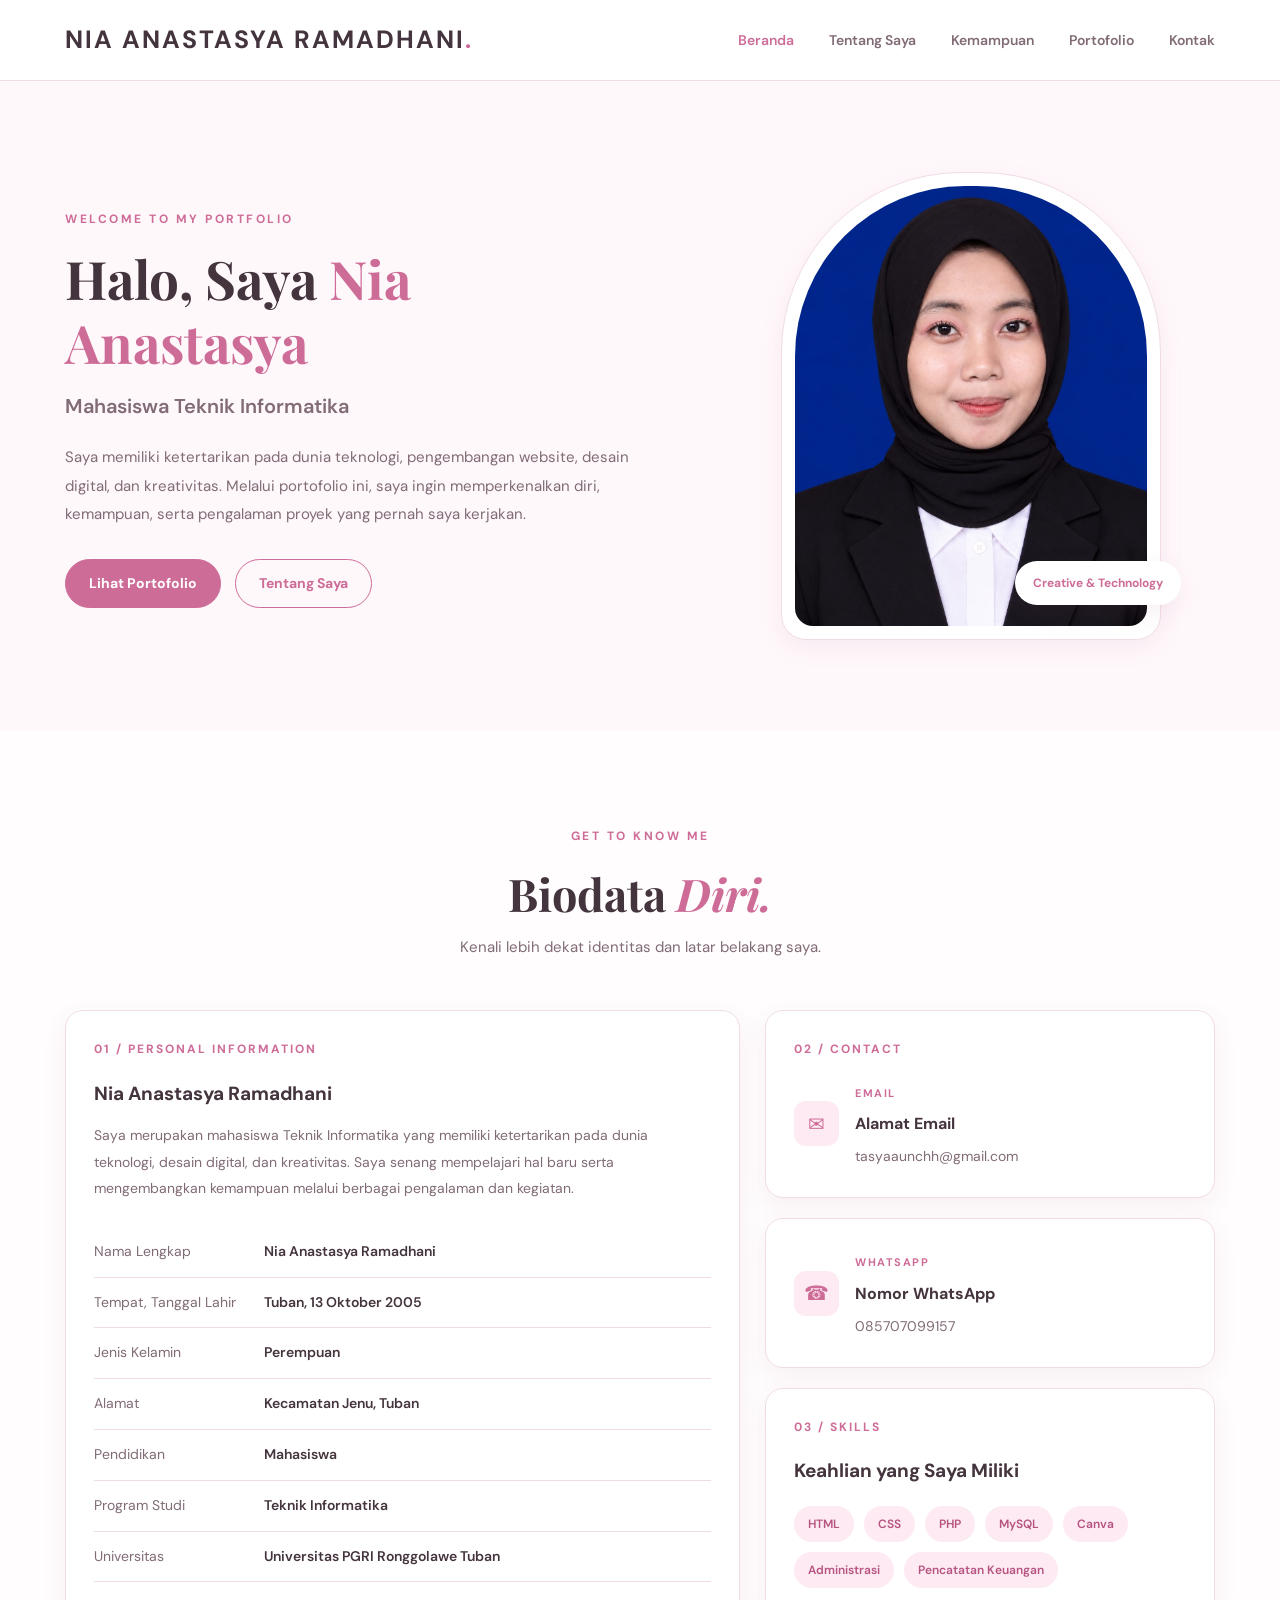
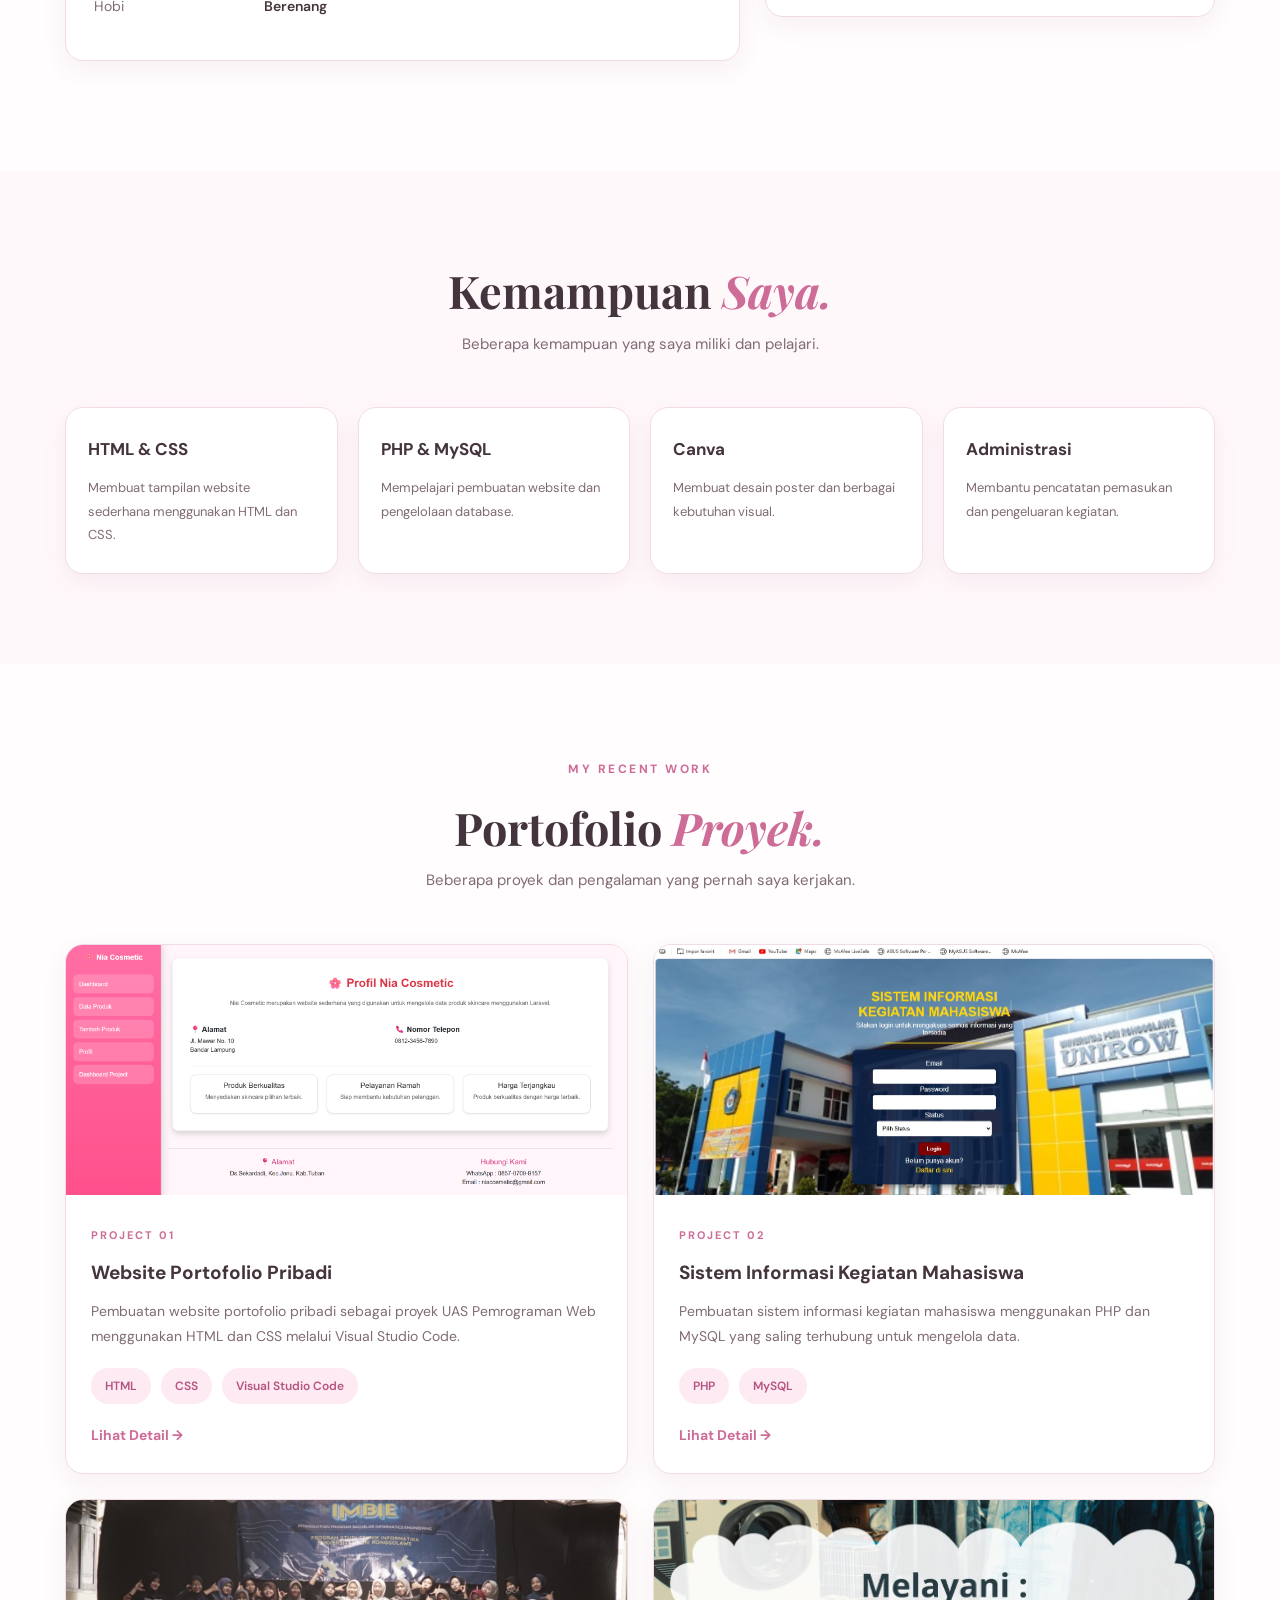
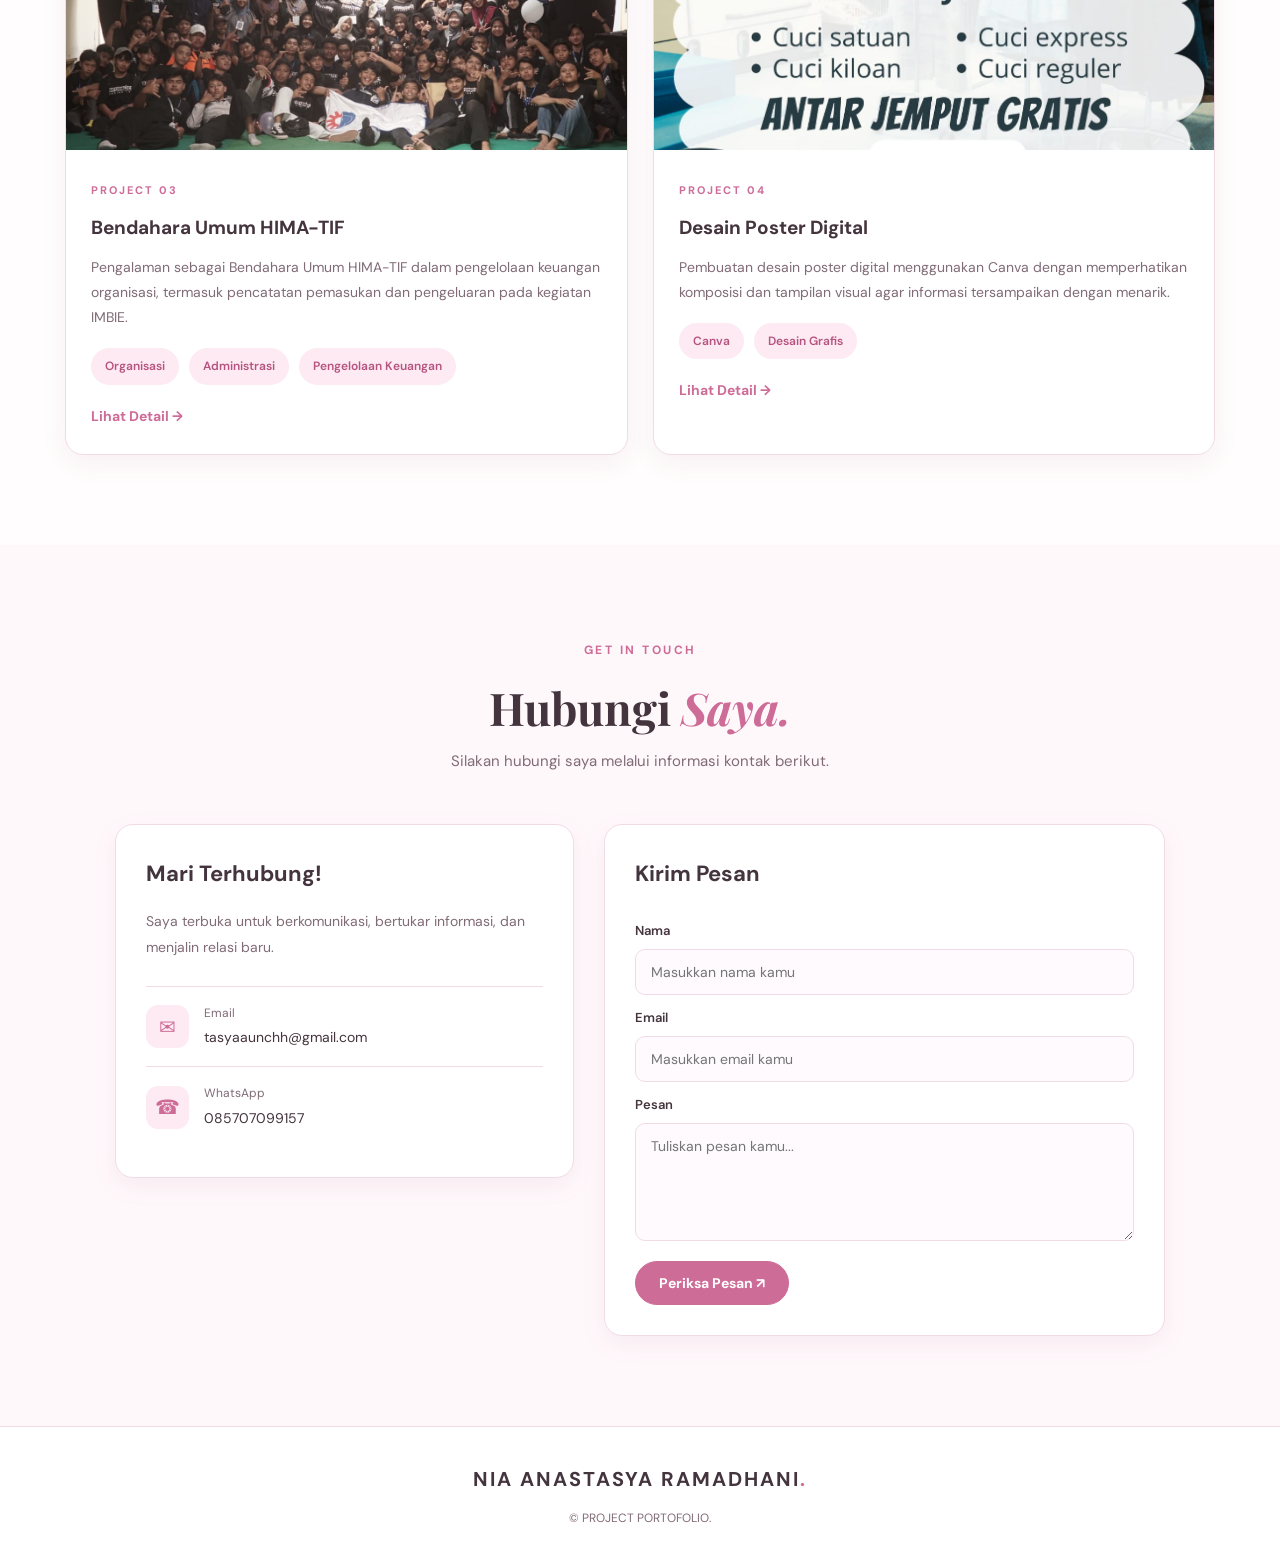
<file: index.html>
<!DOCTYPE html>
<html lang="id">
<head>
    <meta charset="UTF-8">
    <meta name="viewport" content="width=device-width, initial-scale=1.0">
    <meta name="description" content="Website portofolio pribadi Nia Anastasya Ramadhani, mahasiswa Teknik Informatika.">
    <title>Nia Anastasya | Portofolio</title>

    <link rel="preconnect" href="https://fonts.googleapis.com">
    <link rel="preconnect" href="https://fonts.gstatic.com" crossorigin>
    <link href="https://fonts.googleapis.com/css2?family=DM+Sans:wght@400;500;600;700&family=Playfair+Display:ital,wght@0,600;0,700;1,600;1,700&display=swap" rel="stylesheet">

    <link rel="stylesheet" href="style.css">
</head>
<body>

    <!-- NAVIGASI -->
    <header class="header">
        <nav class="navbar">
            <a href="#home" class="logo">NIA ANASTASYA RAMADHANI<span>.</span></a>

            <button class="menu-toggle" id="menuToggle" aria-label="Buka menu">
                ☰
            </button>

            <ul class="nav-links" id="navLinks">
                <li><a href="#home" class="nav-link active">Beranda</a></li>
                <li><a href="#about" class="nav-link">Tentang Saya</a></li>
                <li><a href="#skills" class="nav-link">Kemampuan</a></li>
                <li><a href="#portfolio" class="nav-link">Portofolio</a></li>
                <li><a href="#contact" class="nav-link">Kontak</a></li>
            </ul>
        </nav>
    </header>

    <main>

        <!-- BERANDA -->
        <section id="home" class="hero">
            <div class="hero-content reveal">
                <span class="hero-label">WELCOME TO MY PORTFOLIO</span>

                <h1>Halo, Saya <span>Nia Anastasya</span></h1>

                <h2>Mahasiswa Teknik Informatika</h2>

                <p>
                    Saya memiliki ketertarikan pada dunia teknologi,
                    pengembangan website, desain digital, dan kreativitas.
                    Melalui portofolio ini, saya ingin memperkenalkan diri,
                    kemampuan, serta pengalaman proyek yang pernah saya kerjakan.
                </p>

                <div class="hero-buttons">
                    <a href="#portfolio" class="btn btn-primary">Lihat Portofolio</a>
                    <a href="#about" class="btn btn-outline">Tentang Saya</a>
                </div>
            </div>

            <div class="hero-image reveal">
                <div class="image-frame">
                    <img src="images/profil.jpg" alt="Foto Nia Anastasya Ramadhani">
                </div>
                <div class="hero-decoration">Creative & Technology</div>
            </div>
        </section>

        <!-- BIODATA DIRI -->
        <section id="about" class="about-section">
            <div class="section-heading reveal">
                <span class="section-label">GET TO KNOW ME</span>
                <h2>Biodata <span>Diri.</span></h2>
                <p>Kenali lebih dekat identitas dan latar belakang saya.</p>
            </div>

            <div class="biodata-container">

                <!-- INFORMASI PRIBADI -->
                <div class="biodata-card biodata-main reveal">
                    <span class="biodata-number">01 / PERSONAL INFORMATION</span>

                    <h3>Nia Anastasya Ramadhani</h3>

                    <p class="biodata-intro">
                        Saya merupakan mahasiswa Teknik Informatika yang memiliki
                        ketertarikan pada dunia teknologi, desain digital, dan kreativitas. Saya senang mempelajari
                        hal baru serta mengembangkan kemampuan melalui berbagai
                        pengalaman dan kegiatan.
                    </p>

                    <div class="biodata-list">
                        <div class="biodata-item">
                            <span>Nama Lengkap</span>
                            <strong>Nia Anastasya Ramadhani</strong>
                        </div>

                        <div class="biodata-item">
                            <span>Tempat, Tanggal Lahir</span>
                            <strong>Tuban, 13 Oktober 2005</strong>
                        </div>

                        <div class="biodata-item">
                            <span>Jenis Kelamin</span>
                            <strong>Perempuan</strong>
                        </div>

                        <div class="biodata-item">
                            <span>Alamat</span>
                            <strong>Kecamatan Jenu, Tuban</strong>
                        </div>

                        <div class="biodata-item">
                            <span>Pendidikan</span>
                            <strong>Mahasiswa</strong>
                        </div>

                        <div class="biodata-item">
                            <span>Program Studi</span>
                            <strong>Teknik Informatika</strong>
                        </div>

                        <div class="biodata-item">
                            <span>Universitas</span>
                            <strong>Universitas PGRI Ronggolawe Tuban</strong>
                        </div>

                        <div class="biodata-item">
                            <span>Hobi</span>
                            <strong>Berenang</strong>
                        </div>
                    </div>
                </div>

                <!-- KONTAK DAN KEAHLIAN -->
                <div class="biodata-side">

                    <div class="biodata-card reveal">
                        <span class="biodata-number">02 / CONTACT</span>

                        <div class="biodata-contact">
                            <div class="biodata-icon">✉</div>
                            <div>
                                <span class="biodata-category">EMAIL</span>
                                <h3>Alamat Email</h3>
                                <a href="mailto:tasyaaunchh@gmail.com">
                                    tasyaaunchh@gmail.com
                                </a>
                            </div>
                        </div>
                    </div>

                    <div class="biodata-card reveal">
                        <div class="biodata-contact">
                            <div class="biodata-icon">☎</div>
                            <div>
                                <span class="biodata-category">WHATSAPP</span>
                                <h3>Nomor WhatsApp</h3>
                                <a href="https://wa.me/6285707099157" target="_blank">
                                    085707099157
                                </a>
                            </div>
                        </div>
                    </div>

                    <div class="biodata-card reveal">
                        <span class="biodata-number">03 / SKILLS</span>
                        <h3>Keahlian yang Saya Miliki</h3>

                        <div class="tag-list">
                            <span>HTML</span>
                            <span>CSS</span>
                            <span>PHP</span>
                            <span>MySQL</span>
                            <span>Canva</span>
                            <span>Administrasi</span>
                            <span>Pencatatan Keuangan</span>
                        </div>
                    </div>

                </div>
            </div>
        </section>

        
<!-- KEMAMPUAN -->
<section id="skills" class="skills-section">
    <div class="section-heading reveal">
        <h2>Kemampuan <span>Saya.</span></h2>
        <p>Beberapa kemampuan yang saya miliki dan pelajari.</p>
    </div>

    <div class="skills-container">

        <div class="skill-card reveal">
            <h3>HTML & CSS</h3>
            <p>Membuat tampilan website sederhana menggunakan HTML dan CSS.</p>
        </div>

        <div class="skill-card reveal">
            <h3>PHP & MySQL</h3>
            <p>Mempelajari pembuatan website dan pengelolaan database.</p>
        </div>

        <div class="skill-card reveal">
            <h3>Canva</h3>
            <p>Membuat desain poster dan berbagai kebutuhan visual.</p>
        </div>

        <div class="skill-card reveal">
            <h3>Administrasi</h3>
            <p>Membantu pencatatan pemasukan dan pengeluaran kegiatan.</p>
        </div>

    </div>
</section>


        <!-- PORTOFOLIO -->
        <section id="portfolio" class="portfolio-section">
            <div class="section-heading reveal">
                <span class="section-label">MY RECENT WORK</span>
                <h2>Portofolio <span>Proyek.</span></h2>
                <p>Beberapa proyek dan pengalaman yang pernah saya kerjakan.</p>
            </div>

            <div class="portfolio-container">

<article class="project-card reveal">
    <a href="projects/project1.html" class="project-image">
        <img src="images/project1.jpg"
             alt="Website Portofolio Pribadi"
             loading="lazy">
    </a>

    <div class="project-info">
        <span class="project-category">PROJECT 01</span>

        <h3>Website Portofolio Pribadi</h3>

        <p>
            Pembuatan website portofolio pribadi sebagai proyek
            UAS Pemrograman Web menggunakan HTML dan CSS
            melalui Visual Studio Code.
        </p>

        <div class="tag-list">
            <span>HTML</span>
            <span>CSS</span>
            <span>Visual Studio Code</span>
        </div>

        <a href="projects/project1.html" class="project-link">
            Lihat Detail →
        </a>
    </div>
</article>


              
<article class="project-card reveal">
    <a href="projects/project2.html" class="project-image">
        <img src="images/project2.jpg"
             alt="Sistem Informasi Kegiatan Mahasiswa"
             loading="lazy">
    </a>

    <div class="project-info">
        <span class="project-category">PROJECT 02</span>

        <h3>Sistem Informasi Kegiatan Mahasiswa</h3>

        <p>
            Pembuatan sistem informasi kegiatan mahasiswa
            menggunakan PHP dan MySQL yang saling terhubung
            untuk mengelola data.
        </p>

        <div class="tag-list">
            <span>PHP</span>
            <span>MySQL</span>
        </div>

        <a href="projects/project2.html" class="project-link">
            Lihat Detail →
        </a>
    </div>
</article>


               
<article class="project-card reveal">
    <a href="projects/project3.html" class="project-image">
        <img src="images/project3.jpg"
             alt="Pengalaman Bendahara Umum HIMA-TIF"
             loading="lazy">
    </a>

    <div class="project-info">
        <span class="project-category">PROJECT 03</span>

        <h3>Bendahara Umum HIMA-TIF</h3>

        <p>
            Pengalaman sebagai Bendahara Umum HIMA-TIF dalam
            pengelolaan keuangan organisasi, termasuk pencatatan
            pemasukan dan pengeluaran pada kegiatan IMBIE.
        </p>

        <div class="tag-list">
            <span>Organisasi</span>
            <span>Administrasi</span>
            <span>Pengelolaan Keuangan</span>
        </div>

        <a href="projects/project3.html" class="project-link">
            Lihat Detail →
        </a>
    </div>
</article>


                <article class="project-card reveal">
    <a href="projects/project4.html" class="project-image">
        <img src="images/project4.jpg"
             alt="Desain Poster Digital menggunakan Canva"
             loading="lazy">
    </a>

    <div class="project-info">
        <span class="project-category">PROJECT 04</span>

        <h3>Desain Poster Digital</h3>

        <p>
            Pembuatan desain poster digital menggunakan Canva
            dengan memperhatikan komposisi dan tampilan visual
            agar informasi tersampaikan dengan menarik.
        </p>

        <div class="tag-list">
            <span>Canva</span>
            <span>Desain Grafis</span>
        </div>

        <a href="projects/project4.html" class="project-link">
            Lihat Detail →
        </a>
    </div>
</article>

</div>
</section>
       
<!-- KONTAK -->
<section id="contact" class="contact-section">
    <div class="section-heading reveal">
        <span class="section-label">GET IN TOUCH</span>
        <h2>Hubungi <span>Saya.</span></h2>
        <p>Silakan hubungi saya melalui informasi kontak berikut.</p>
    </div>

    <div class="contact-container">

        <div class="contact-info reveal">
            <h3>Mari Terhubung!</h3>
            <p>Saya terbuka untuk berkomunikasi, bertukar informasi, dan menjalin relasi baru.</p>

            <div class="contact-item">
                <span>✉</span>
                <div>
                    <small>Email</small>
                    <a href="mailto:tasyaaunchh@gmail.com">tasyaaunchh@gmail.com</a>
                </div>
            </div>

            <div class="contact-item">
                <span>☎</span>
                <div>
                    <small>WhatsApp</small>
                    <a href="https://wa.me/6285707099157" target="_blank">085707099157</a>
                </div>
            </div>
        </div>

        <form class="contact-form reveal" id="contactForm">
            <h3>Kirim Pesan</h3>

            <label for="senderName">Nama</label>
            <input type="text" id="senderName" placeholder="Masukkan nama kamu" required>

            <label for="senderEmail">Email</label>
            <input type="email" id="senderEmail" placeholder="Masukkan email kamu" required>

            <label for="senderMessage">Pesan</label>
            <textarea id="senderMessage" rows="5" placeholder="Tuliskan pesan kamu..." required></textarea>

            <button type="submit" class="btn btn-primary">
                Periksa Pesan ↗
            </button>
        </form>

    </div>
</section>

    <!-- FOOTER -->
    <footer class="footer">
        <a href="#home" class="footer-logo">NIA ANASTASYA RAMADHANI<span>.</span></a>
        <p>© <span id="currentYear"></span> PROJECT PORTOFOLIO.</p>
    </footer>

    <button class="back-to-top" id="backToTop" aria-label="Kembali ke atas">
        ↑
    </button>

    <script src="script.js"></script>
</body>
</html>
</file>
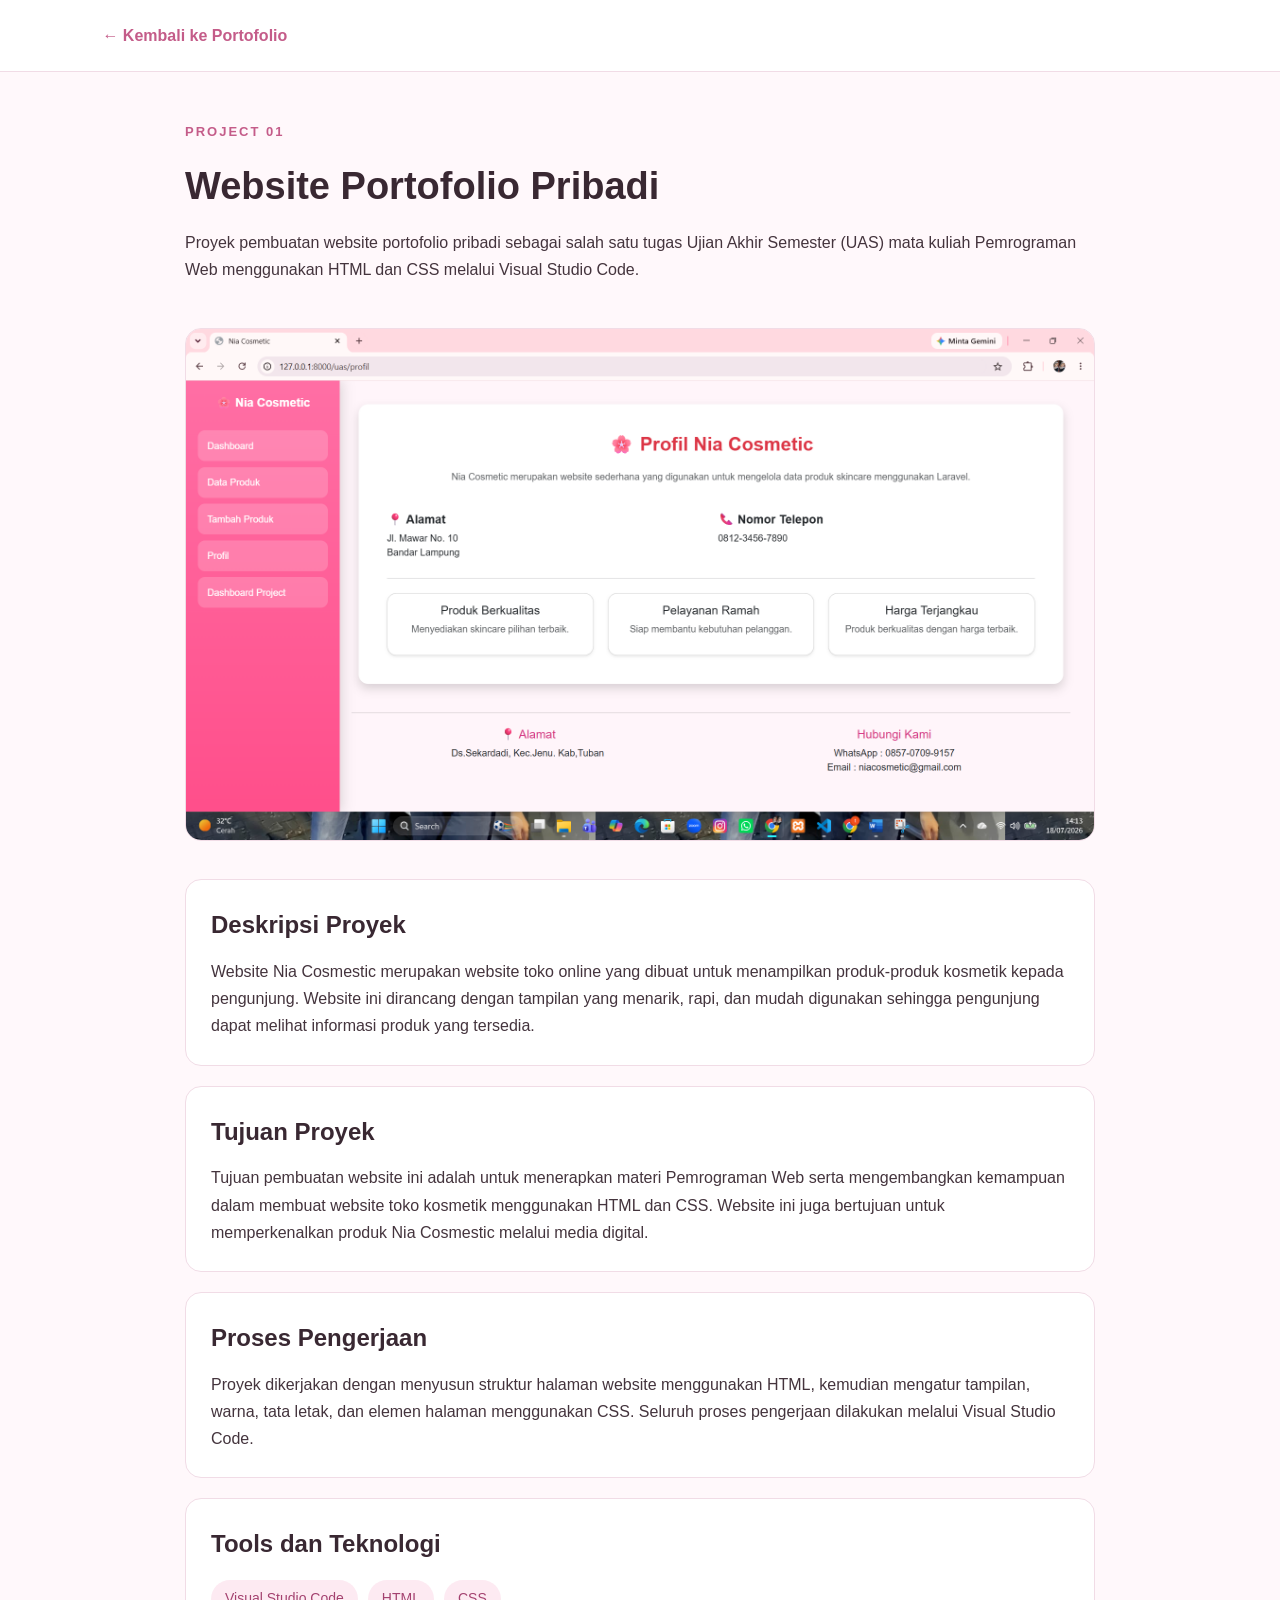
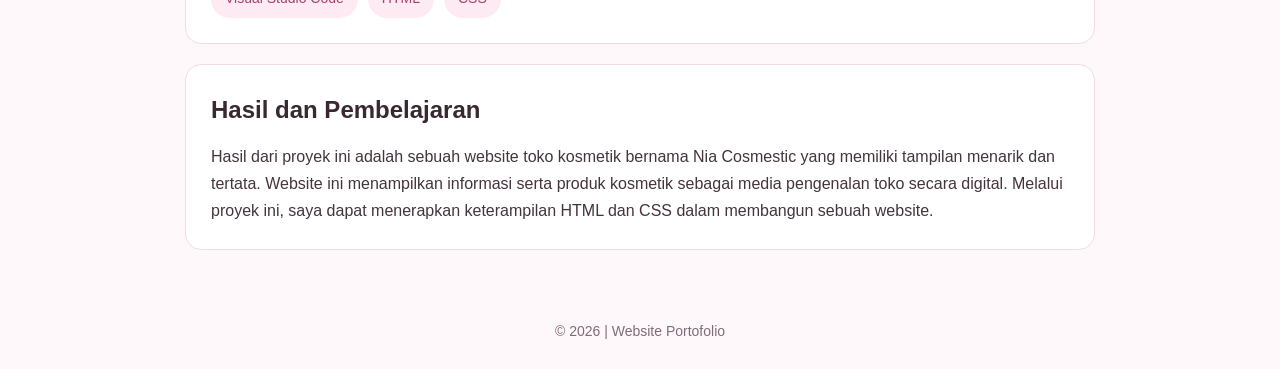
<file: projects/project1.html>
<!DOCTYPE html>
<html lang="id">
<head>
    <meta charset="UTF-8">
    <meta name="viewport" content="width=device-width, initial-scale=1.0">
    <meta name="description" content="Proyek website portofolio pribadi menggunakan HTML dan CSS melalui Visual Studio Code.">
    <title>Website Portofolio Pribadi | Project 1</title>

    <style>
        :root {
            --utama: #c45c89;
            --background: #fff8fb;
            --teks: #44343d;
            --border: #f1dce6;
        }

        * {
            margin: 0;
            padding: 0;
            box-sizing: border-box;
        }

        html {
            scroll-behavior: smooth;
        }

        body {
            font-family: Arial, sans-serif;
            background: var(--background);
            color: var(--teks);
            line-height: 1.7;
        }

        header {
            padding: 22px 8%;
            background: white;
            border-bottom: 1px solid var(--border);
        }

        header a {
            color: var(--utama);
            text-decoration: none;
            font-weight: bold;
        }

        main {
            max-width: 950px;
            margin: 45px auto;
            padding: 0 20px;
        }

        .label {
            color: var(--utama);
            font-weight: bold;
            text-transform: uppercase;
            letter-spacing: 2px;
            font-size: 13px;
        }

        h1 {
            font-size: 38px;
            margin: 10px 0;
            color: #392832;
        }

        h2 {
            color: #392832;
            margin-bottom: 12px;
        }

        .deskripsi {
            margin-bottom: 25px;
        }

        .gambar {
            width: 100%;
            border-radius: 16px;
            border: 1px solid var(--border);
            margin: 20px 0 30px;
        }

        .card {
            background: white;
            padding: 25px;
            border-radius: 16px;
            border: 1px solid var(--border);
            margin-bottom: 20px;
        }

        .tags {
            display: flex;
            flex-wrap: wrap;
            gap: 10px;
            margin-top: 15px;
        }

        .tag {
            background: #fdeaf2;
            color: #a44270;
            padding: 7px 14px;
            border-radius: 20px;
            font-size: 14px;
        }

        footer {
            text-align: center;
            padding: 25px;
            color: #806b76;
            font-size: 14px;
        }

        @media (max-width: 600px) {
            h1 {
                font-size: 29px;
            }

            .card {
                padding: 18px;
            }
        }
    </style>
</head>

<body>

<header>
    <a href="../index.html#portfolio">← Kembali ke Portofolio</a>
</header>

<main>
    <span class="label">Project 01</span>

    <h1>Website Portofolio Pribadi</h1>

    <p class="deskripsi">
        Proyek pembuatan website portofolio pribadi sebagai salah satu
        tugas Ujian Akhir Semester (UAS) mata kuliah Pemrograman Web
        menggunakan HTML dan CSS melalui Visual Studio Code.
    </p>

    <img src="../images/project1.jpg"
         alt="Tampilan website portofolio pribadi"
         class="gambar"
         loading="lazy">

    <section class="card">
        <h2>Deskripsi Proyek</h2>
        <p>
            Website Nia Cosmestic merupakan website toko online yang dibuat
            untuk menampilkan produk-produk kosmetik kepada pengunjung.
            Website ini dirancang dengan tampilan yang menarik, rapi,
            dan mudah digunakan sehingga pengunjung dapat melihat
            informasi produk yang tersedia.
        </p>
    </section>

    <section class="card">
        <h2>Tujuan Proyek</h2>
        <p>
            Tujuan pembuatan website ini adalah untuk menerapkan materi
            Pemrograman Web serta mengembangkan kemampuan dalam membuat
            website toko kosmetik menggunakan HTML dan CSS.
            Website ini juga bertujuan untuk memperkenalkan produk
            Nia Cosmestic melalui media digital.
    </p>
    </section>

    <section class="card">
        <h2>Proses Pengerjaan</h2>
        <p>
            Proyek dikerjakan dengan menyusun struktur halaman website
            menggunakan HTML, kemudian mengatur tampilan, warna,
            tata letak, dan elemen halaman menggunakan CSS.
            Seluruh proses pengerjaan dilakukan melalui Visual Studio Code.
        </p>
    </section>

    <section class="card">
        <h2>Tools dan Teknologi</h2>
        <div class="tags">
            <span class="tag">Visual Studio Code</span>
            <span class="tag">HTML</span>
            <span class="tag">CSS</span>
        </div>
    </section>

    <section class="card">
        <h2>Hasil dan Pembelajaran</h2>
        <p>
            Hasil dari proyek ini adalah sebuah website toko kosmetik
            bernama Nia Cosmestic yang memiliki tampilan menarik dan
            tertata. Website ini menampilkan informasi serta produk
            kosmetik sebagai media pengenalan toko secara digital.
            Melalui proyek ini, saya dapat menerapkan keterampilan
            HTML dan CSS dalam membangun sebuah website.
        </p>
    </section>
</main>

<footer>
    © 2026 | Website Portofolio
</footer>

</body>
</html>
</file>
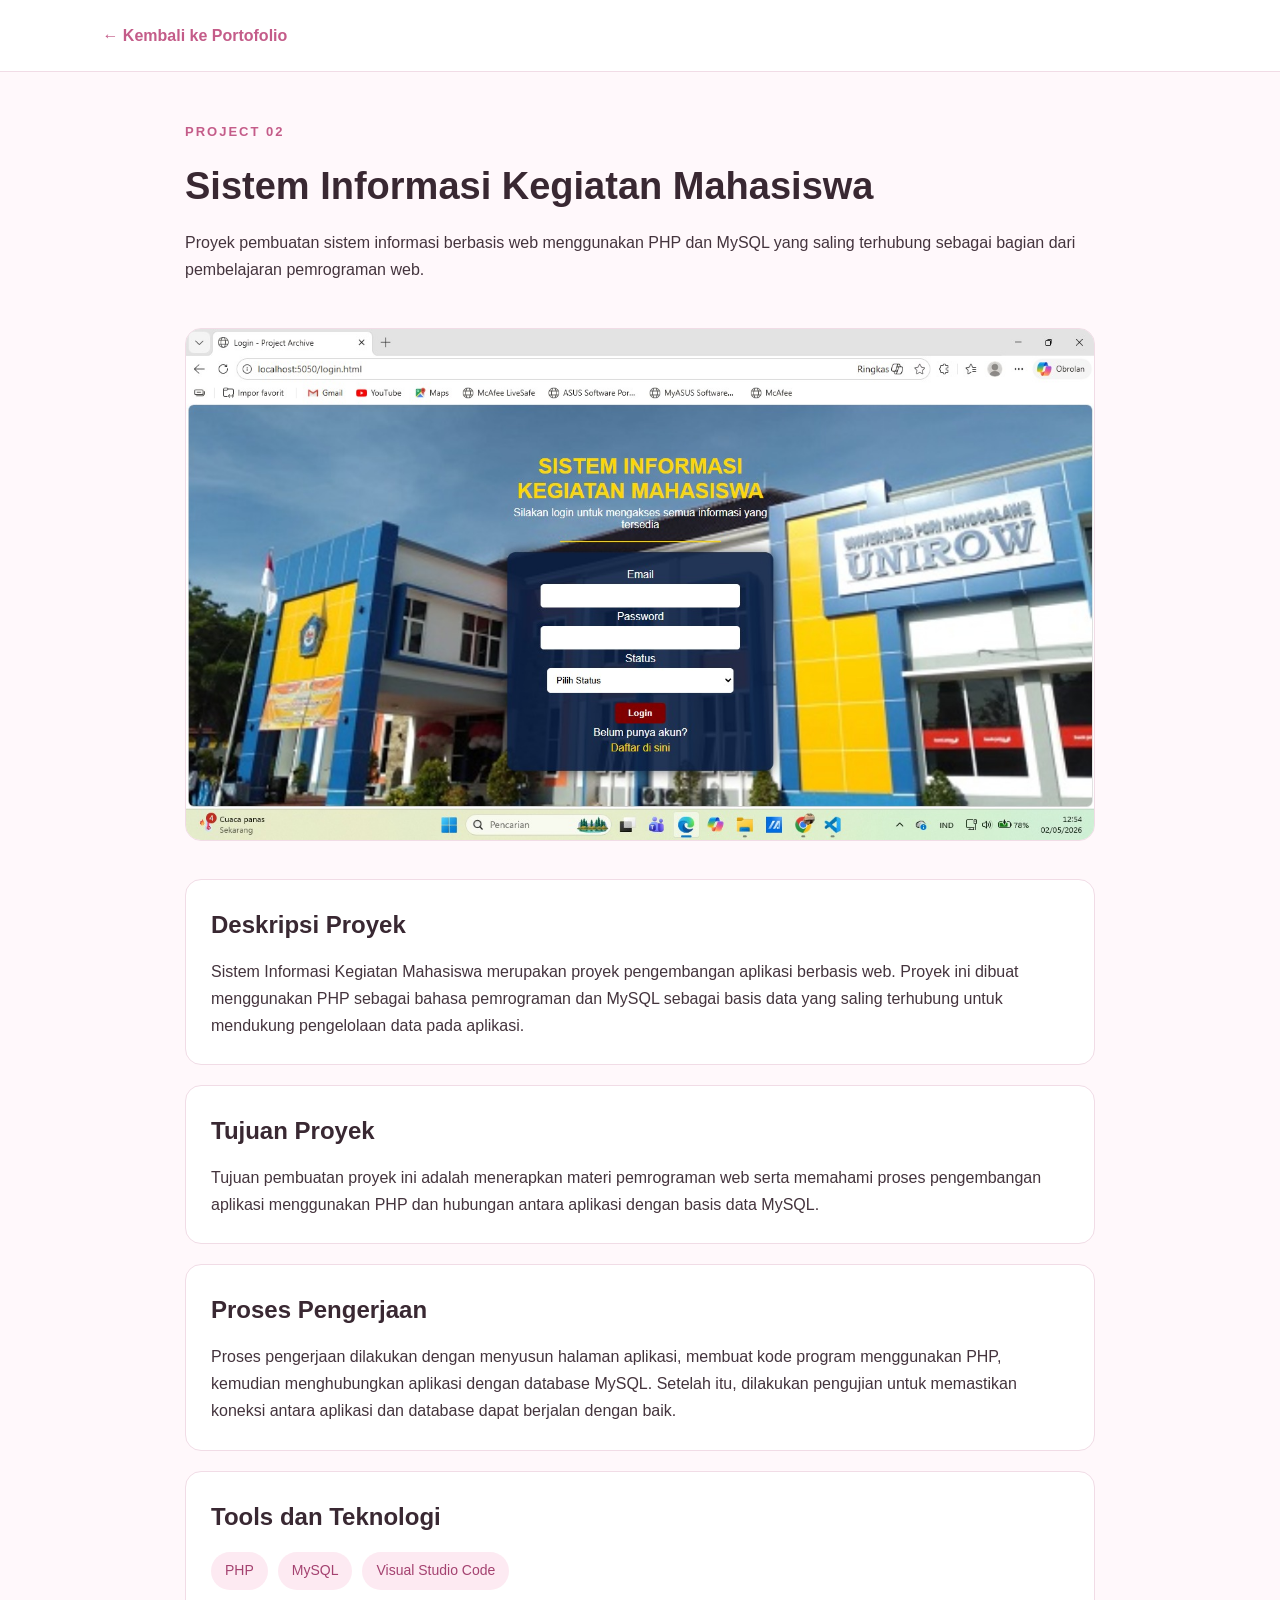
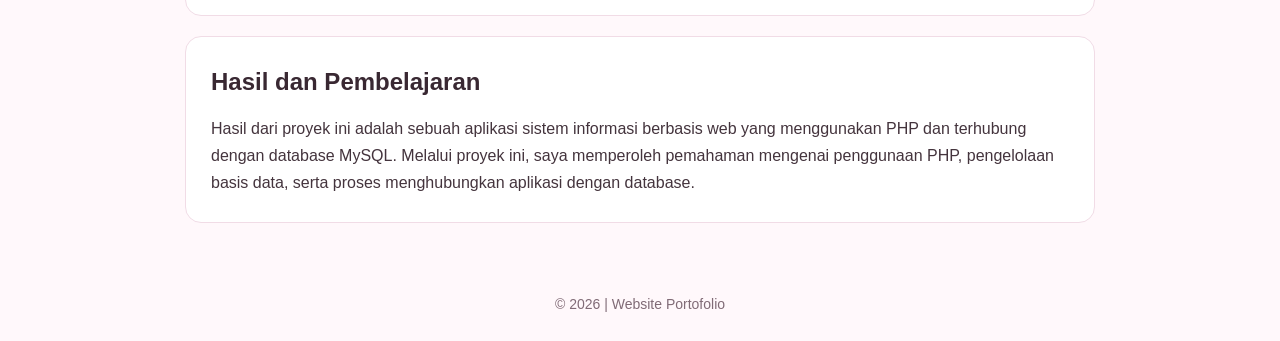
<file: projects/project2.html>
<!DOCTYPE html>
<html lang="id">
<head>
    <meta charset="UTF-8">
    <meta name="viewport" content="width=device-width, initial-scale=1.0">
    <meta name="description" content="Proyek Sistem Informasi Kegiatan Mahasiswa menggunakan PHP dan MySQL.">
    <title>Sistem Informasi Kegiatan Mahasiswa | Project 2</title>

    <style>
        :root {
            --utama: #c45c89;
            --background: #fff8fb;
            --teks: #44343d;
            --border: #f1dce6;
        }

        * {
            margin: 0;
            padding: 0;
            box-sizing: border-box;
        }

        html {
            scroll-behavior: smooth;
        }

        body {
            font-family: Arial, sans-serif;
            background: var(--background);
            color: var(--teks);
            line-height: 1.7;
        }

        header {
            padding: 22px 8%;
            background: white;
            border-bottom: 1px solid var(--border);
        }

        header a {
            color: var(--utama);
            text-decoration: none;
            font-weight: bold;
        }

        main {
            max-width: 950px;
            margin: 45px auto;
            padding: 0 20px;
        }

        .label {
            color: var(--utama);
            font-weight: bold;
            text-transform: uppercase;
            letter-spacing: 2px;
            font-size: 13px;
        }

        h1 {
            font-size: 38px;
            margin: 10px 0;
            color: #392832;
        }

        h2 {
            color: #392832;
            margin-bottom: 12px;
        }

        .deskripsi {
            margin-bottom: 25px;
        }

        .gambar {
            width: 100%;
            border-radius: 16px;
            border: 1px solid var(--border);
            margin: 20px 0 30px;
        }

        .card {
            background: white;
            padding: 25px;
            border-radius: 16px;
            border: 1px solid var(--border);
            margin-bottom: 20px;
        }

        .tags {
            display: flex;
            flex-wrap: wrap;
            gap: 10px;
            margin-top: 15px;
        }

        .tag {
            background: #fdeaf2;
            color: #a44270;
            padding: 7px 14px;
            border-radius: 20px;
            font-size: 14px;
        }

        footer {
            text-align: center;
            padding: 25px;
            color: #806b76;
            font-size: 14px;
        }

        @media (max-width: 600px) {
            h1 {
                font-size: 29px;
            }

            .card {
                padding: 18px;
            }
        }
    </style>
</head>

<body>

<header>
    <a href="../index.html#portfolio">← Kembali ke Portofolio</a>
</header>

<main>
    <span class="label">Project 02</span>

    <h1>Sistem Informasi Kegiatan Mahasiswa</h1>

    <p class="deskripsi">
        Proyek pembuatan sistem informasi berbasis web
        menggunakan PHP dan MySQL yang saling terhubung
        sebagai bagian dari pembelajaran pemrograman web.
    </p>

    <img src="../images/project2.jpg"
         alt="Tampilan sistem informasi kegiatan mahasiswa"
         class="gambar"
         loading="lazy">

    <section class="card">
        <h2>Deskripsi Proyek</h2>
        <p>
            Sistem Informasi Kegiatan Mahasiswa merupakan proyek
            pengembangan aplikasi berbasis web. Proyek ini dibuat
            menggunakan PHP sebagai bahasa pemrograman dan MySQL
            sebagai basis data yang saling terhubung untuk
            mendukung pengelolaan data pada aplikasi.
        </p>
    </section>

    <section class="card">
        <h2>Tujuan Proyek</h2>
        <p>
            Tujuan pembuatan proyek ini adalah menerapkan materi
            pemrograman web serta memahami proses pengembangan
            aplikasi menggunakan PHP dan hubungan antara aplikasi
            dengan basis data MySQL.
        </p>
    </section>

    <section class="card">
        <h2>Proses Pengerjaan</h2>
        <p>
            Proses pengerjaan dilakukan dengan menyusun halaman
            aplikasi, membuat kode program menggunakan PHP,
            kemudian menghubungkan aplikasi dengan database
            MySQL. Setelah itu, dilakukan pengujian untuk
            memastikan koneksi antara aplikasi dan database
            dapat berjalan dengan baik.
        </p>
    </section>

    <section class="card">
        <h2>Tools dan Teknologi</h2>
        <div class="tags">
            <span class="tag">PHP</span>
            <span class="tag">MySQL</span>
            <span class="tag">Visual Studio Code</span>
        </div>
    </section>

    <section class="card">
        <h2>Hasil dan Pembelajaran</h2>
        <p>
            Hasil dari proyek ini adalah sebuah aplikasi sistem
            informasi berbasis web yang menggunakan PHP dan
            terhubung dengan database MySQL. Melalui proyek ini,
            saya memperoleh pemahaman mengenai penggunaan PHP,
            pengelolaan basis data, serta proses menghubungkan
            aplikasi dengan database.
        </p>
    </section>
</main>

<footer>
    © 2026 | Website Portofolio
</footer>

</body>
</html>
</file>
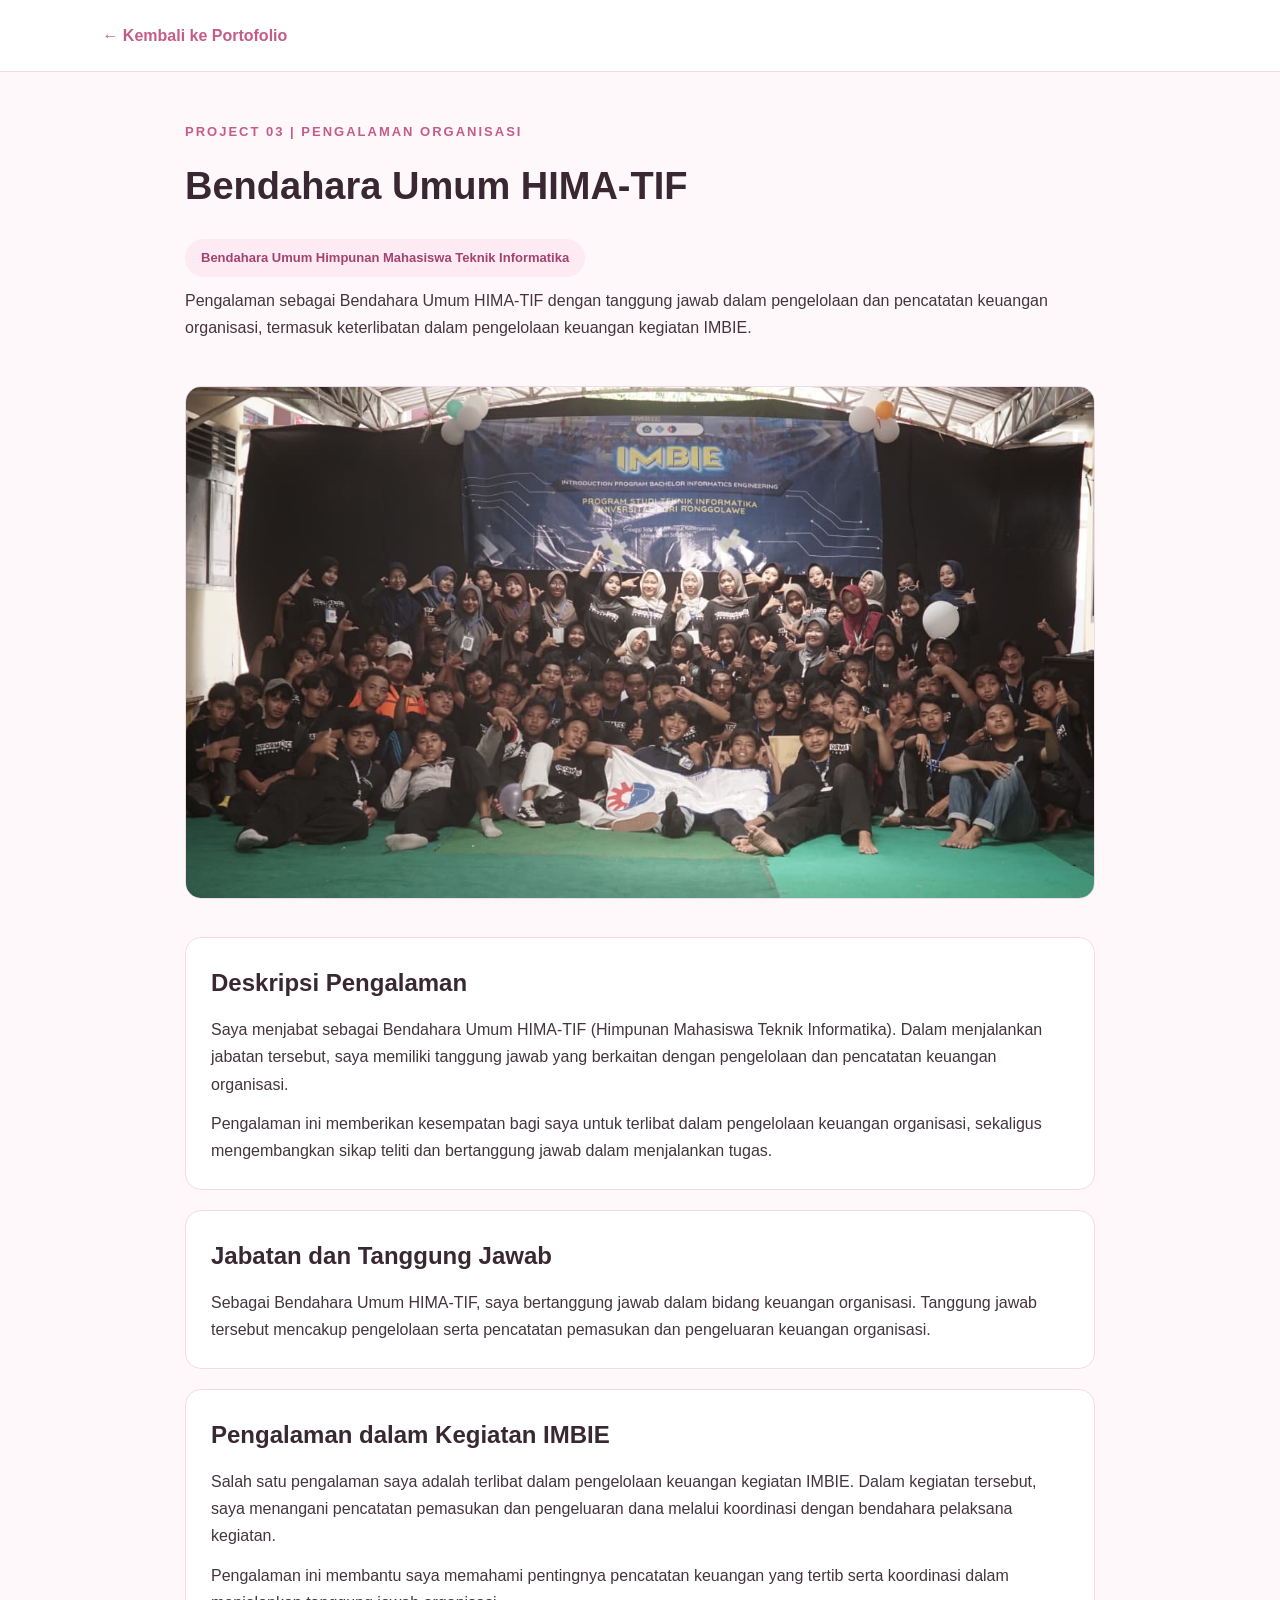
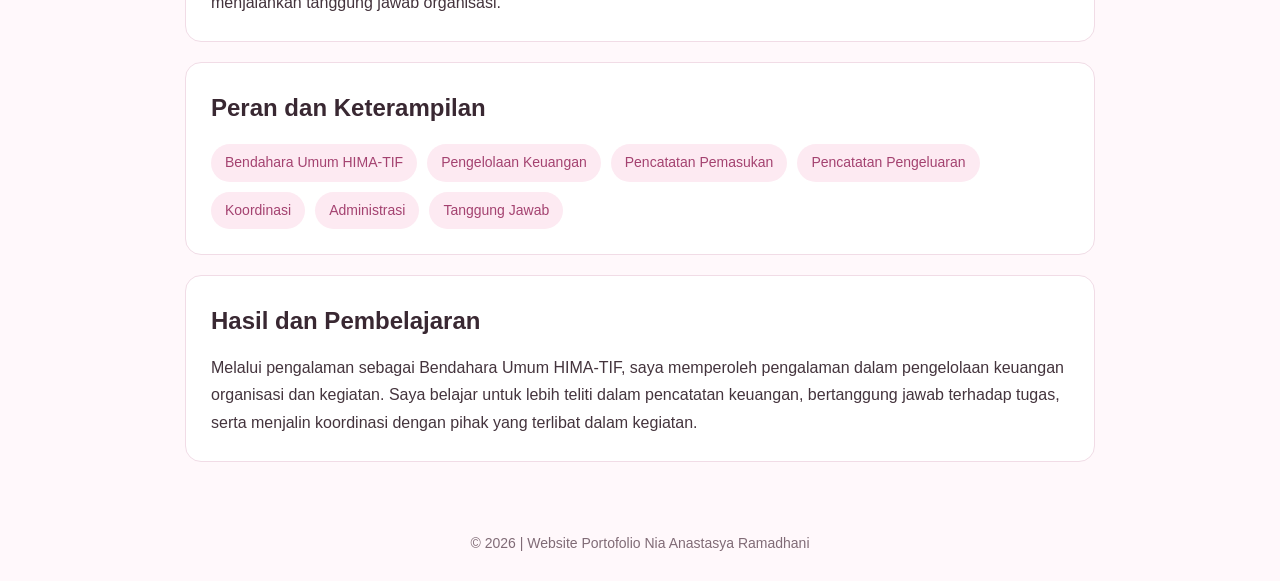
<file: projects/project3.html>
<!DOCTYPE html>
<html lang="id">
<head>
    <meta charset="UTF-8">
    <meta name="viewport" content="width=device-width, initial-scale=1.0">
    <meta name="description" content="Pengalaman sebagai Bendahara Umum HIMA-TIF dalam pengelolaan keuangan organisasi dan kegiatan IMBIE.">
    <title>Bendahara Umum HIMA-TIF | Project 3</title>

    <style>
        :root {
            --utama: #c45c89;
            --background: #fff8fb;
            --teks: #44343d;
            --border: #f1dce6;
        }

        * {
            margin: 0;
            padding: 0;
            box-sizing: border-box;
        }

        html {
            scroll-behavior: smooth;
        }

        body {
            font-family: Arial, sans-serif;
            background: var(--background);
            color: var(--teks);
            line-height: 1.7;
        }

        header {
            padding: 22px 8%;
            background: white;
            border-bottom: 1px solid var(--border);
        }

        header a {
            color: var(--utama);
            text-decoration: none;
            font-weight: bold;
        }

        main {
            max-width: 950px;
            margin: 45px auto;
            padding: 0 20px;
        }

        .label {
            color: var(--utama);
            font-weight: bold;
            text-transform: uppercase;
            letter-spacing: 2px;
            font-size: 13px;
        }

        h1 {
            font-size: 38px;
            margin: 10px 0;
            color: #392832;
        }

        h2 {
            color: #392832;
            margin-bottom: 12px;
        }

        .deskripsi {
            margin-bottom: 25px;
        }

        .jabatan {
            display: inline-block;
            background: #fdeaf2;
            color: #a44270;
            padding: 8px 16px;
            border-radius: 20px;
            font-size: 13px;
            font-weight: bold;
            margin: 10px 0;
        }

        .gambar {
            width: 100%;
            border-radius: 16px;
            border: 1px solid var(--border);
            margin: 20px 0 30px;
        }

        .card {
            background: white;
            padding: 25px;
            border-radius: 16px;
            border: 1px solid var(--border);
            margin-bottom: 20px;
        }

        .card p + p {
            margin-top: 12px;
        }

        .tags {
            display: flex;
            flex-wrap: wrap;
            gap: 10px;
            margin-top: 15px;
        }

        .tag {
            background: #fdeaf2;
            color: #a44270;
            padding: 7px 14px;
            border-radius: 20px;
            font-size: 14px;
        }

        footer {
            text-align: center;
            padding: 25px;
            color: #806b76;
            font-size: 14px;
        }

        @media (max-width: 600px) {
            h1 {
                font-size: 29px;
            }

            .card {
                padding: 18px;
            }
        }
    </style>
</head>

<body>

<header>
    <a href="../index.html#portfolio">← Kembali ke Portofolio</a>
</header>

<main>

    <span class="label">Project 03 | Pengalaman Organisasi</span>

    <h1>Bendahara Umum HIMA-TIF</h1>

    <span class="jabatan">
        Bendahara Umum Himpunan Mahasiswa Teknik Informatika
    </span>

    <p class="deskripsi">
        Pengalaman sebagai Bendahara Umum HIMA-TIF dengan
        tanggung jawab dalam pengelolaan dan pencatatan
        keuangan organisasi, termasuk keterlibatan dalam
        pengelolaan keuangan kegiatan IMBIE.
    </p>

    <img src="../images/project3.jpg"
         alt="Dokumentasi kegiatan IMBIE HIMA-TIF"
         class="gambar"
         loading="lazy">

    <section class="card">
        <h2>Deskripsi Pengalaman</h2>

        <p>
            Saya menjabat sebagai Bendahara Umum HIMA-TIF
            (Himpunan Mahasiswa Teknik Informatika). Dalam
            menjalankan jabatan tersebut, saya memiliki
            tanggung jawab yang berkaitan dengan pengelolaan
            dan pencatatan keuangan organisasi.
        </p>

        <p>
            Pengalaman ini memberikan kesempatan bagi saya
            untuk terlibat dalam pengelolaan keuangan organisasi,
            sekaligus mengembangkan sikap teliti dan bertanggung
            jawab dalam menjalankan tugas.
        </p>
    </section>

    <section class="card">
        <h2>Jabatan dan Tanggung Jawab</h2>

        <p>
            Sebagai Bendahara Umum HIMA-TIF, saya bertanggung
            jawab dalam bidang keuangan organisasi. Tanggung
            jawab tersebut mencakup pengelolaan serta pencatatan
            pemasukan dan pengeluaran keuangan organisasi.
        </p>
    </section>

    <section class="card">
        <h2>Pengalaman dalam Kegiatan IMBIE</h2>

        <p>
            Salah satu pengalaman saya adalah terlibat dalam
            pengelolaan keuangan kegiatan IMBIE. Dalam kegiatan
            tersebut, saya menangani pencatatan pemasukan dan
            pengeluaran dana melalui koordinasi dengan
            bendahara pelaksana kegiatan.
        </p>

        <p>
            Pengalaman ini membantu saya memahami pentingnya
            pencatatan keuangan yang tertib serta koordinasi
            dalam menjalankan tanggung jawab organisasi.
        </p>
    </section>

    <section class="card">
        <h2>Peran dan Keterampilan</h2>

        <div class="tags">
            <span class="tag">Bendahara Umum HIMA-TIF</span>
            <span class="tag">Pengelolaan Keuangan</span>
            <span class="tag">Pencatatan Pemasukan</span>
            <span class="tag">Pencatatan Pengeluaran</span>
            <span class="tag">Koordinasi</span>
            <span class="tag">Administrasi</span>
            <span class="tag">Tanggung Jawab</span>
        </div>
    </section>

    <section class="card">
        <h2>Hasil dan Pembelajaran</h2>

        <p>
            Melalui pengalaman sebagai Bendahara Umum HIMA-TIF,
            saya memperoleh pengalaman dalam pengelolaan
            keuangan organisasi dan kegiatan. Saya belajar
            untuk lebih teliti dalam pencatatan keuangan,
            bertanggung jawab terhadap tugas, serta menjalin
            koordinasi dengan pihak yang terlibat dalam kegiatan.
        </p>
    </section>

</main>

<footer>
    © 2026 | Website Portofolio Nia Anastasya Ramadhani
</footer>

</body>
</html>
</file>
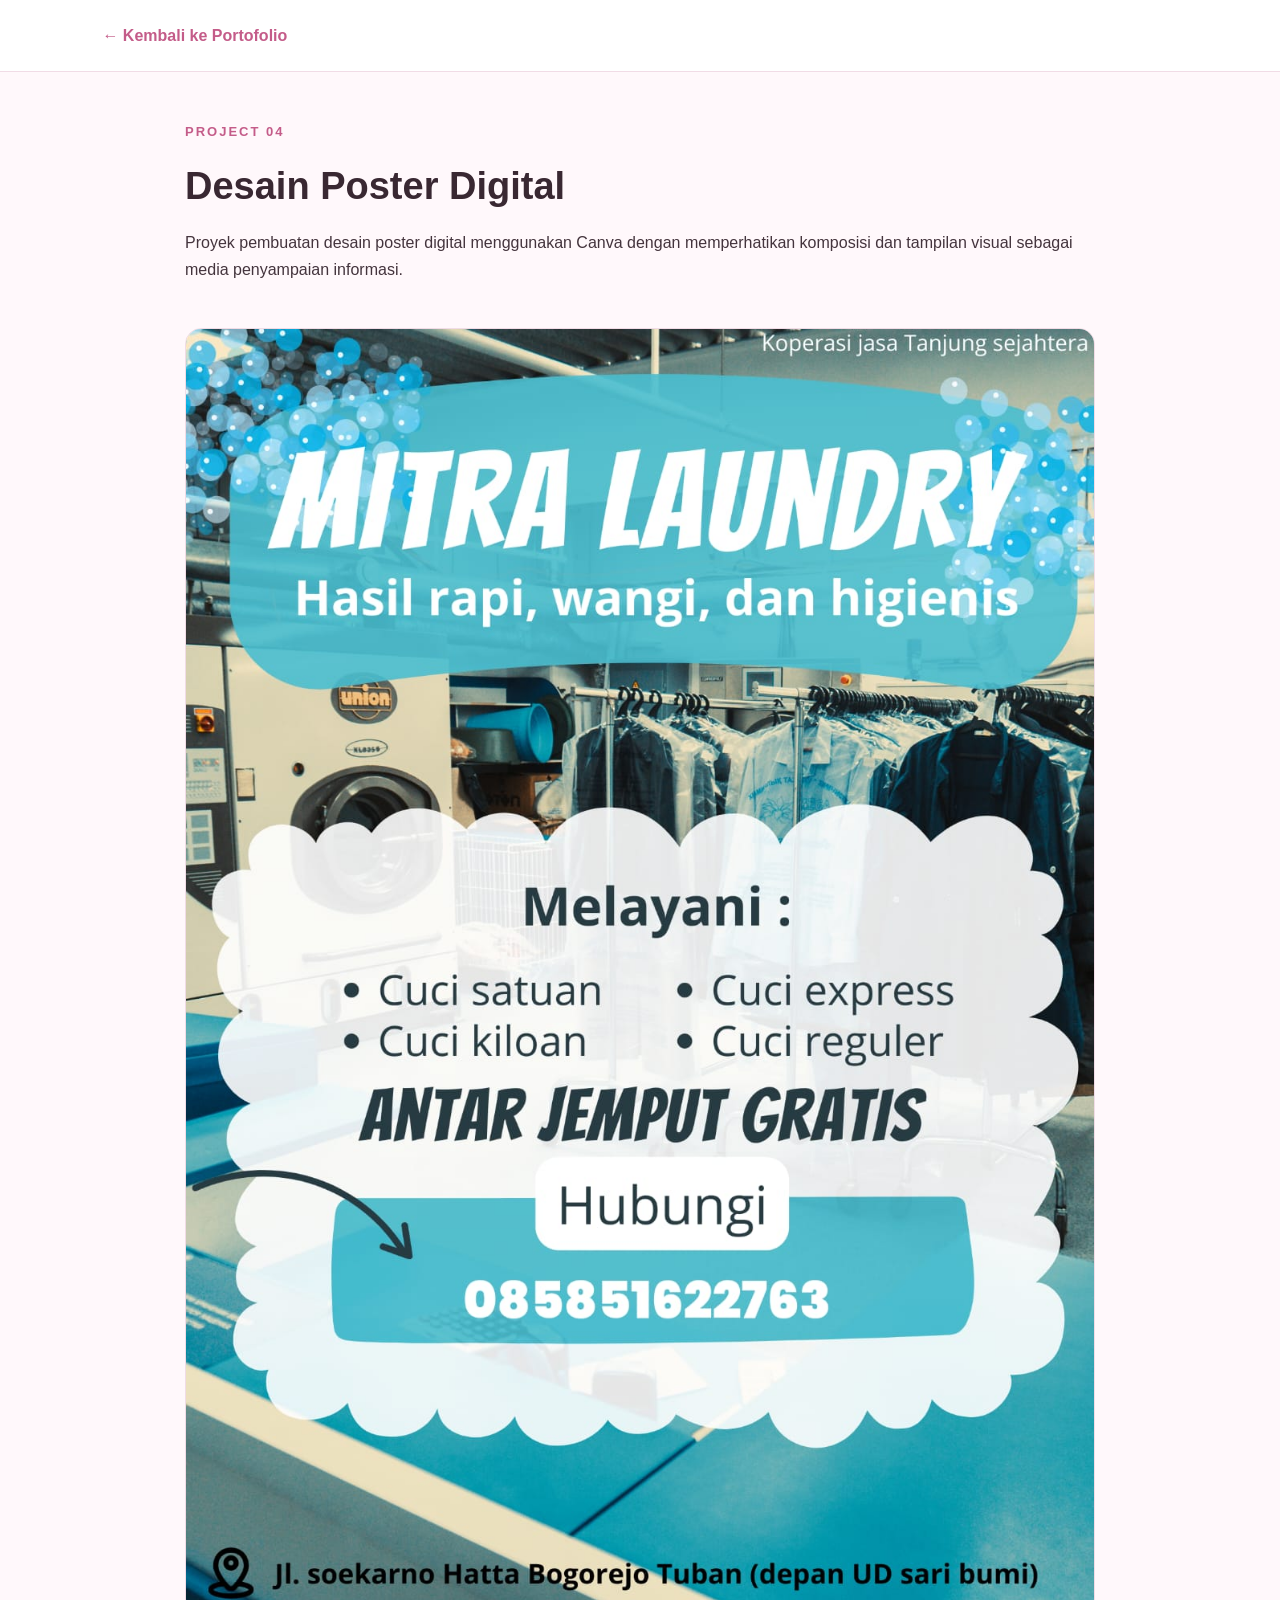
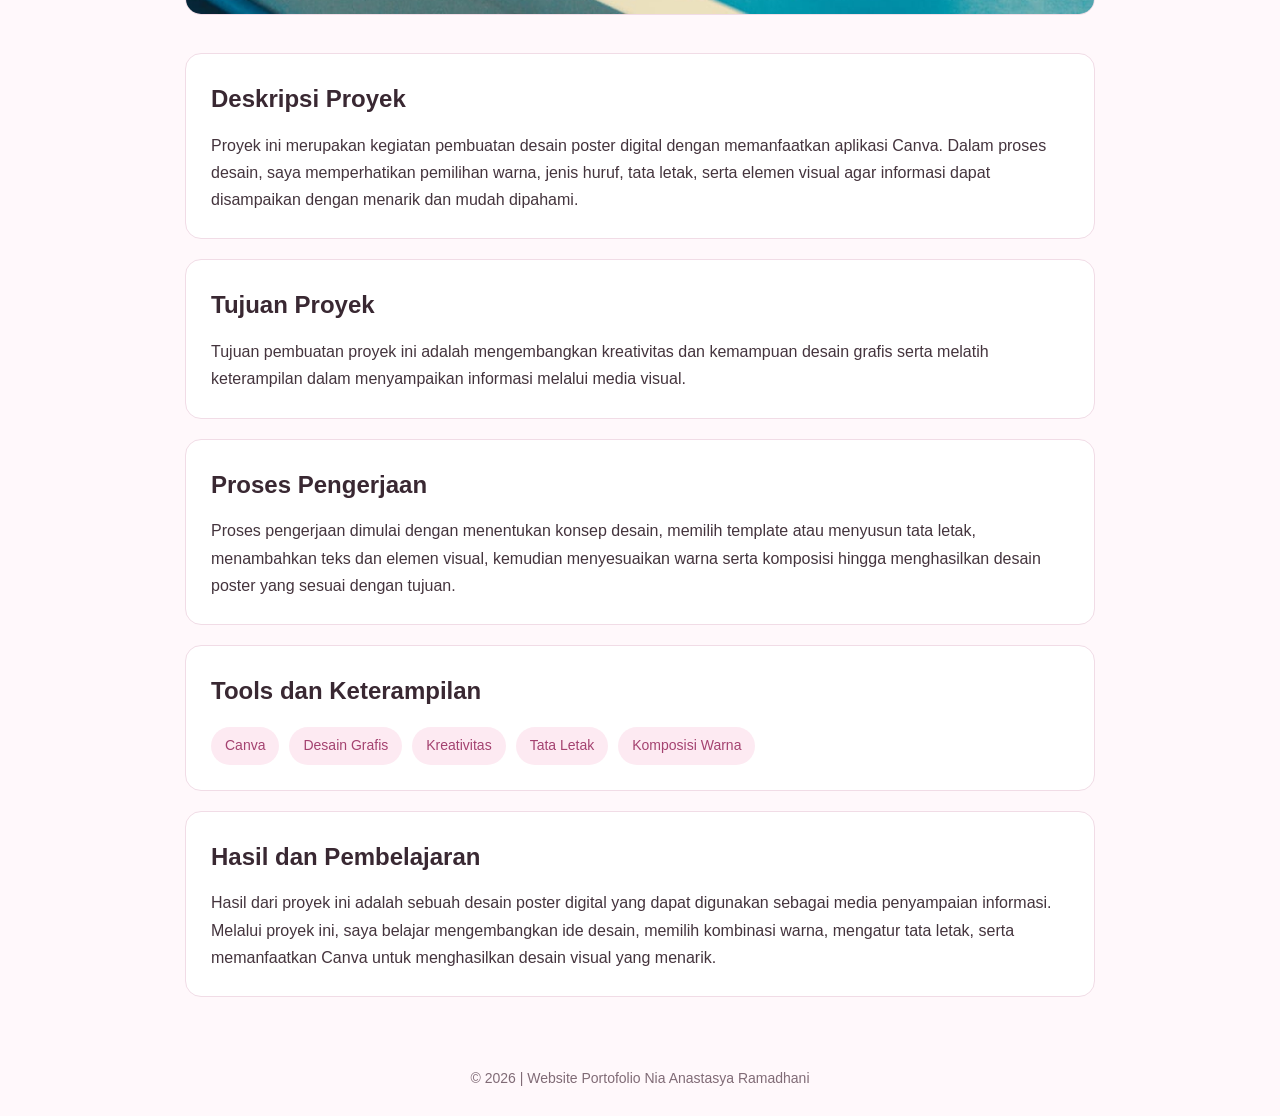
<file: projects/project4.html>
<!DOCTYPE html>
<html lang="id">
<head>
    <meta charset="UTF-8">
    <meta name="viewport" content="width=device-width, initial-scale=1.0">
    <meta name="description" content="Proyek desain poster digital menggunakan Canva sebagai media penyampaian informasi visual.">
    <title>Desain Poster Digital | Project 4</title>

    <style>
        :root {
            --utama: #c45c89;
            --background: #fff8fb;
            --teks: #44343d;
            --border: #f1dce6;
        }

        * {
            margin: 0;
            padding: 0;
            box-sizing: border-box;
        }

        html {
            scroll-behavior: smooth;
        }

        body {
            font-family: Arial, sans-serif;
            background: var(--background);
            color: var(--teks);
            line-height: 1.7;
        }

        header {
            padding: 22px 8%;
            background: white;
            border-bottom: 1px solid var(--border);
        }

        header a {
            color: var(--utama);
            text-decoration: none;
            font-weight: bold;
        }

        main {
            max-width: 950px;
            margin: 45px auto;
            padding: 0 20px;
        }

        .label {
            color: var(--utama);
            font-weight: bold;
            text-transform: uppercase;
            letter-spacing: 2px;
            font-size: 13px;
        }

        h1 {
            font-size: 38px;
            margin: 10px 0;
            color: #392832;
        }

        h2 {
            color: #392832;
            margin-bottom: 12px;
        }

        .deskripsi {
            margin-bottom: 25px;
        }

        .gambar {
            width: 100%;
            border-radius: 16px;
            border: 1px solid var(--border);
            margin: 20px 0 30px;
        }

        .card {
            background: white;
            padding: 25px;
            border-radius: 16px;
            border: 1px solid var(--border);
            margin-bottom: 20px;
        }

        .tags {
            display: flex;
            flex-wrap: wrap;
            gap: 10px;
            margin-top: 15px;
        }

        .tag {
            background: #fdeaf2;
            color: #a44270;
            padding: 7px 14px;
            border-radius: 20px;
            font-size: 14px;
        }

        footer {
            text-align: center;
            padding: 25px;
            color: #806b76;
            font-size: 14px;
        }

        @media (max-width: 600px) {
            h1 {
                font-size: 29px;
            }

            .card {
                padding: 18px;
            }
        }
    </style>
</head>

<body>

<header>
    <a href="../index.html#portfolio">← Kembali ke Portofolio</a>
</header>

<main>
    <span class="label">Project 04</span>

    <h1>Desain Poster Digital</h1>

    <p class="deskripsi">
        Proyek pembuatan desain poster digital menggunakan
        Canva dengan memperhatikan komposisi dan tampilan
        visual sebagai media penyampaian informasi.
    </p>

    <img src="../images/project4.jpg"
         alt="Hasil desain poster digital menggunakan Canva"
         class="gambar"
         loading="lazy">

    <section class="card">
        <h2>Deskripsi Proyek</h2>
        <p>
            Proyek ini merupakan kegiatan pembuatan desain poster
            digital dengan memanfaatkan aplikasi Canva. Dalam
            proses desain, saya memperhatikan pemilihan warna,
            jenis huruf, tata letak, serta elemen visual agar
            informasi dapat disampaikan dengan menarik dan
            mudah dipahami.
        </p>
    </section>

    <section class="card">
        <h2>Tujuan Proyek</h2>
        <p>
            Tujuan pembuatan proyek ini adalah mengembangkan
            kreativitas dan kemampuan desain grafis serta
            melatih keterampilan dalam menyampaikan informasi
            melalui media visual.
        </p>
    </section>

    <section class="card">
        <h2>Proses Pengerjaan</h2>
        <p>
            Proses pengerjaan dimulai dengan menentukan konsep
            desain, memilih template atau menyusun tata letak,
            menambahkan teks dan elemen visual, kemudian
            menyesuaikan warna serta komposisi hingga menghasilkan
            desain poster yang sesuai dengan tujuan.
        </p>
    </section>

    <section class="card">
        <h2>Tools dan Keterampilan</h2>

        <div class="tags">
            <span class="tag">Canva</span>
            <span class="tag">Desain Grafis</span>
            <span class="tag">Kreativitas</span>
            <span class="tag">Tata Letak</span>
            <span class="tag">Komposisi Warna</span>
        </div>
    </section>

    <section class="card">
        <h2>Hasil dan Pembelajaran</h2>
        <p>
            Hasil dari proyek ini adalah sebuah desain poster
            digital yang dapat digunakan sebagai media
            penyampaian informasi. Melalui proyek ini, saya
            belajar mengembangkan ide desain, memilih kombinasi
            warna, mengatur tata letak, serta memanfaatkan
            Canva untuk menghasilkan desain visual yang menarik.
        </p>
    </section>
</main>

<footer>
    © 2026 | Website Portofolio Nia Anastasya Ramadhani
</footer>

</body>
</html>
</file>
<file: style.css>
/* =====================================
   1. PENGATURAN UTAMA
===================================== */

:root {
    --pink: #ce6c98;
    --pink-dark: #b65380;
    --pink-light: #fdeaf2;
    --background: #fff8fb;
    --white: #ffffff;
    --text: #44343d;
    --text-light: #806b76;
    --border: #f1dce6;
    --heading-font: 'Playfair Display', serif;
    --body-font: 'DM Sans', sans-serif;
    --shadow: 0 8px 25px rgba(150, 80, 110, 0.08);
    --radius: 18px;
}

/* =====================================
   2. PENGATURAN DASAR
===================================== */

* {
    margin: 0;
    padding: 0;
    box-sizing: border-box;
    scroll-behavior: smooth;
}

body {
    font-family: var(--body-font);
    background: var(--background);
    color: var(--text);
    line-height: 1.7;
}

a {
    text-decoration: none;
    color: inherit;
}

img {
    max-width: 100%;
    display: block;
}

button,
input,
textarea {
    font-family: inherit;
}

section {
    scroll-margin-top: 85px;
}

/* =====================================
   3. NAVIGASI
===================================== */

.header {
    width: 100%;
    position: sticky;
    top: 0;
    z-index: 1000;
    background: rgba(255, 255, 255, 0.96);
    border-bottom: 1px solid var(--border);
    backdrop-filter: blur(12px);
}

.navbar {
    max-width: 1200px;
    min-height: 80px;
    margin: auto;
    padding: 0 25px;
    display: flex;
    align-items: center;
    justify-content: space-between;
}

.logo,
.footer-logo {
    font-size: 25px;
    font-weight: 700;
    letter-spacing: 2px;
    color: var(--text);
}

.logo span,
.footer-logo span {
    color: var(--pink);
}

.nav-links {
    display: flex;
    align-items: center;
    gap: 35px;
    list-style: none;
}

.nav-link {
    font-size: 14px;
    font-weight: 600;
    color: var(--text-light);
    transition: 0.3s;
}

.nav-link:hover,
.nav-link.active {
    color: var(--pink);
}

.menu-toggle {
    display: none;
    border: none;
    background: transparent;
    color: var(--text);
    font-size: 27px;
    cursor: pointer;
}

/* =====================================
   4. BERANDA / HERO
===================================== */

.hero {
    min-height: 650px;
    max-width: 1200px;
    margin: auto;
    padding: 90px 25px;
    display: grid;
    grid-template-columns: 1.1fr 0.9fr;
    align-items: center;
    gap: 65px;
}

.hero-label,
.section-label {
    display: inline-block;
    color: var(--pink);
    font-size: 12px;
    font-weight: 700;
    letter-spacing: 2.5px;
    margin-bottom: 18px;
}

.hero h1 {
    font-family: var(--heading-font);
    font-size: 53px;
    line-height: 1.2;
    margin-bottom: 15px;
}

.hero h1 span {
    color: var(--pink);
}

.hero h2 {
    font-size: 20px;
    color: var(--text-light);
    font-weight: 600;
    margin-bottom: 20px;
}

.hero-content > p {
    color: var(--text-light);
    max-width: 570px;
    font-size: 15px;
    line-height: 1.9;
}

.hero-buttons {
    display: flex;
    flex-wrap: wrap;
    gap: 14px;
    margin-top: 30px;
}

.btn {
    display: inline-flex;
    justify-content: center;
    align-items: center;
    padding: 12px 23px;
    border-radius: 30px;
    font-size: 14px;
    font-weight: 700;
    cursor: pointer;
    transition: 0.3s;
}

.btn-primary {
    color: var(--white);
    background: var(--pink);
    border: 1px solid var(--pink);
}

.btn-primary:hover {
    background: var(--pink-dark);
    transform: translateY(-3px);
}

.btn-outline {
    color: var(--pink);
    border: 1px solid var(--pink);
    background: transparent;
}

.btn-outline:hover {
    background: var(--pink-light);
}

.hero-image {
    position: relative;
    max-width: 380px;
    width: 100%;
    margin: auto;
}

.image-frame {
    padding: 13px;
    background: var(--white);
    border: 1px solid var(--border);
    border-radius: 180px 180px 25px 25px;
    box-shadow: var(--shadow);
}

.image-frame img {
    width: 100%;
    height: 440px;
    object-fit: cover;
    object-position: center;
    border-radius: 170px 170px 18px 18px;
}

.hero-decoration {
    position: absolute;
    right: -20px;
    bottom: 35px;
    padding: 12px 18px;
    background: var(--white);
    color: var(--pink);
    border-radius: 30px;
    box-shadow: var(--shadow);
    font-size: 12px;
    font-weight: 700;
}

/* =====================================
   5. JUDUL SETIAP BAGIAN
===================================== */

.section-heading {
    text-align: center;
    margin-bottom: 50px;
}

.section-heading h2 {
    font-family: var(--heading-font);
    font-size: 45px;
    line-height: 1.3;
    color: var(--text);
    margin-bottom: 12px;
}

.section-heading h2 span {
    color: var(--pink);
    font-style: italic;
}

.section-heading p {
    color: var(--text-light);
    font-size: 15px;
}

/* =====================================
   6. BIODATA DIRI
===================================== */

.about-section {
    padding: 90px 25px;
    background: #fffdfd;
}

.biodata-container {
    max-width: 1150px;
    margin: auto;
    display: grid;
    grid-template-columns: 1.2fr 0.8fr;
    gap: 25px;
    align-items: start;
}

.biodata-card {
    padding: 28px;
    background: var(--white);
    border: 1px solid var(--border);
    border-radius: var(--radius);
    box-shadow: var(--shadow);
    margin-bottom: 20px;
    transition: 0.3s;
}

.biodata-card:hover {
    transform: translateY(-4px);
    box-shadow: 0 12px 30px rgba(150, 80, 110, 0.12);
}

.biodata-number {
    display: block;
    color: var(--pink);
    font-size: 12px;
    font-weight: 700;
    letter-spacing: 2px;
    margin-bottom: 18px;
}

.biodata-card h3 {
    color: var(--text);
    font-size: 19px;
    margin-bottom: 12px;
}

.biodata-intro {
    color: var(--text-light);
    line-height: 1.9;
    font-size: 14px;
    margin-bottom: 25px;
}

.biodata-list {
    display: flex;
    flex-direction: column;
}

.biodata-item {
    display: grid;
    grid-template-columns: 155px 1fr;
    gap: 15px;
    padding: 13px 0;
    border-bottom: 1px solid var(--border);
    font-size: 14px;
}

.biodata-item:last-child {
    border-bottom: none;
}

.biodata-item span {
    color: var(--text-light);
}

.biodata-item strong {
    color: var(--text);
    font-weight: 600;
}

.biodata-side {
    display: flex;
    flex-direction: column;
}

.biodata-contact {
    display: flex;
    align-items: center;
    gap: 16px;
}

.biodata-icon {
    width: 45px;
    height: 45px;
    min-width: 45px;
    display: flex;
    justify-content: center;
    align-items: center;
    background: var(--pink-light);
    color: var(--pink);
    border-radius: 12px;
    font-size: 20px;
}

.biodata-category {
    color: var(--pink);
    font-size: 11px;
    font-weight: 700;
    letter-spacing: 1.5px;
}

.biodata-contact h3 {
    margin: 5px 0;
    font-size: 16px;
}

.biodata-contact a {
    color: var(--text-light);
    font-size: 14px;
    overflow-wrap: anywhere;
    transition: 0.3s;
}

.biodata-contact a:hover {
    color: var(--pink);
}

.tag-list {
    display: flex;
    flex-wrap: wrap;
    gap: 10px;
    margin-top: 18px;
}

.tag-list span {
    background: var(--pink-light);
    color: var(--pink-dark);
    padding: 8px 14px;
    border-radius: 30px;
    font-size: 12px;
    font-weight: 600;
}

/* =====================================
   7. KEMAMPUAN
===================================== */

.skills-section {
    padding: 90px 25px;
    background: var(--background);
}

.skills-container {
    max-width: 1150px;
    margin: auto;
    display: grid;
    grid-template-columns: repeat(4, 1fr);
    gap: 20px;
}

.skill-card {
    background: var(--white);
    border: 1px solid var(--border);
    border-radius: var(--radius);
    padding: 27px 22px;
    box-shadow: var(--shadow);
    transition: 0.3s;
}

.skill-card:hover {
    transform: translateY(-6px);
}

.skill-icon {
    width: 50px;
    height: 50px;
    display: flex;
    justify-content: center;
    align-items: center;
    background: var(--pink-light);
    color: var(--pink);
    border-radius: 14px;
    font-size: 24px;
    margin-bottom: 20px;
}

.skill-card h3 {
    font-size: 17px;
    margin-bottom: 12px;
}

.skill-card p {
    color: var(--text-light);
    font-size: 13px;
    line-height: 1.8;
}

/* =====================================
   8. PORTOFOLIO / PROYEK
===================================== */

.portfolio-section {
    padding: 90px 25px;
    background: #fffdfd;
}

.portfolio-container {
    max-width: 1150px;
    margin: auto;
    display: grid;
    grid-template-columns: repeat(2, 1fr);
    gap: 25px;
}

.project-card {
    background: var(--white);
    border: 1px solid var(--border);
    border-radius: var(--radius);
    overflow: hidden;
    box-shadow: var(--shadow);
    transition: 0.3s;
}

.project-card:hover {
    transform: translateY(-6px);
    box-shadow: 0 15px 35px rgba(150, 80, 110, 0.12);
}

.project-image {
    display: block;
    height: 250px;
    overflow: hidden;
    background: var(--pink-light);
}

.project-image img {
    width: 100%;
    height: 100%;
    object-fit: cover;
    transition: 0.4s;
}

.project-card:hover .project-image img {
    transform: scale(1.05);
}

.project-info {
    padding: 25px;
}

.project-category {
    color: var(--pink);
    font-size: 11px;
    font-weight: 700;
    letter-spacing: 2px;
}

.project-info h3 {
    font-size: 19px;
    margin: 10px 0;
}

.project-info p {
    color: var(--text-light);
    font-size: 14px;
    line-height: 1.8;
}

.project-link {
    display: inline-block;
    margin-top: 20px;
    color: var(--pink);
    font-size: 14px;
    font-weight: 700;
    transition: 0.3s;
}

.project-link:hover {
    color: var(--pink-dark);
    transform: translateX(4px);
}

/* =====================================
   9. KONTAK
===================================== */

.contact-section {
    padding: 90px 25px;
    background: var(--background);
}

.contact-container {
    max-width: 1050px;
    margin: auto;
    display: grid;
    grid-template-columns: 0.9fr 1.1fr;
    gap: 35px;
    align-items: start;
}

.contact-info,
.contact-form {
    background: var(--white);
    border: 1px solid var(--border);
    border-radius: var(--radius);
    padding: 30px;
    box-shadow: var(--shadow);
}

.contact-info h3,
.contact-form h3 {
    font-size: 22px;
    margin-bottom: 15px;
}

.contact-info > p {
    color: var(--text-light);
    font-size: 14px;
    line-height: 1.9;
    margin-bottom: 25px;
}

.contact-item {
    display: flex;
    align-items: center;
    gap: 15px;
    padding: 16px 0;
    border-top: 1px solid var(--border);
}

.contact-item > span {
    width: 43px;
    height: 43px;
    display: flex;
    align-items: center;
    justify-content: center;
    background: var(--pink-light);
    color: var(--pink);
    border-radius: 12px;
    font-size: 20px;
}

.contact-item small {
    display: block;
    color: var(--text-light);
    font-size: 12px;
}

.contact-item a {
    color: var(--text);
    font-size: 14px;
    overflow-wrap: anywhere;
}

.contact-item a:hover {
    color: var(--pink);
}

.contact-form {
    display: flex;
    flex-direction: column;
}

.contact-form label {
    font-size: 13px;
    font-weight: 600;
    margin: 12px 0 7px;
}

.contact-form input,
.contact-form textarea {
    width: 100%;
    padding: 13px 15px;
    border: 1px solid var(--border);
    border-radius: 10px;
    outline: none;
    background: #fffafd;
    color: var(--text);
    font-size: 14px;
    transition: 0.3s;
}

.contact-form input:focus,
.contact-form textarea:focus {
    border-color: var(--pink);
    box-shadow: 0 0 0 3px rgba(206, 108, 152, 0.1);
}

.contact-form textarea {
    resize: vertical;
}

.contact-form button {
    margin-top: 20px;
    align-self: flex-start;
}

.form-note {
    color: var(--text-light);
    font-size: 11px;
    margin-top: 12px;
}

/* =====================================
   10. FOOTER
===================================== */

.footer {
    padding: 35px 20px;
    background: var(--white);
    border-top: 1px solid var(--border);
    text-align: center;
}

.footer-logo {
    display: inline-block;
    font-size: 20px;
    margin-bottom: 12px;
}

.footer p {
    color: var(--text-light);
    font-size: 12px;
}

.footer-note {
    margin-top: 5px;
}

/* =====================================
   11. TOMBOL KEMBALI KE ATAS
===================================== */

.back-to-top {
    position: fixed;
    right: 25px;
    bottom: 25px;
    width: 46px;
    height: 46px;
    border: none;
    border-radius: 50%;
    background: var(--pink);
    color: var(--white);
    font-size: 24px;
    cursor: pointer;
    opacity: 0;
    visibility: hidden;
    transform: translateY(10px);
    transition: 0.3s;
    z-index: 900;
}

.back-to-top.show {
    opacity: 1;
    visibility: visible;
    transform: translateY(0);
}

.back-to-top:hover {
    background: var(--pink-dark);
}

/* =====================================
   12. ANIMASI
===================================== */

.reveal {
    opacity: 0;
    transform: translateY(25px);
    transition: opacity 0.7s ease, transform 0.7s ease;
}

.reveal.active {
    opacity: 1;
    transform: translateY(0);
}

/* =====================================
   13. RESPONSIVE TABLET
===================================== */

@media (max-width: 900px) {
    .hero {
        gap: 35px;
    }

    .hero h1 {
        font-size: 42px;
    }

    .skills-container {
        grid-template-columns: repeat(2, 1fr);
    }

    .biodata-container {
        grid-template-columns: 1fr;
    }
}

/* =====================================
   14. RESPONSIVE HP
===================================== */

@media (max-width: 650px) {
    .navbar {
        min-height: 70px;
        padding: 0 18px;
    }

    .logo {
        font-size: 20px;
    }

    .menu-toggle {
        display: block;
    }

    .nav-links {
        display: none;
        position: absolute;
        top: 70px;
        left: 0;
        width: 100%;
        padding: 20px;
        background: var(--white);
        border-bottom: 1px solid var(--border);
        flex-direction: column;
        align-items: flex-start;
        gap: 18px;
    }

    .nav-links.show {
        display: flex;
    }

    .hero {
        min-height: auto;
        padding: 65px 22px;
        grid-template-columns: 1fr;
        text-align: center;
    }

    .hero h1 {
        font-size: 38px;
    }

    .hero h2 {
        font-size: 17px;
    }

    .hero-content > p {
        margin: auto;
    }

    .hero-buttons {
        justify-content: center;
    }

    .hero-image {
        max-width: 290px;
    }

    .image-frame img {
        height: 350px;
    }

    .hero-decoration {
        right: -5px;
    }

    .section-heading h2 {
        font-size: 35px;
    }

    .about-section,
    .skills-section,
    .portfolio-section,
    .contact-section {
        padding: 65px 18px;
    }

    .biodata-card {
        padding: 22px;
    }

    .biodata-item {
        grid-template-columns: 1fr;
        gap: 5px;
    }

    .skills-container,
    .portfolio-container,
    .contact-container {
        grid-template-columns: 1fr;
    }

    .project-image {
        height: 220px;
    }

    .contact-info,
    .contact-form {
        padding: 23px;
    }
}

@media (max-width: 380px) {
    .hero h1 {
        font-size: 32px;
    }

    .section-heading h2 {
        font-size: 30px;
    }

    .biodata-contact {
        align-items: flex-start;
    }
}

/* PERBAIKAN AGAR KONTEN TAMPIL */
.reveal {
    opacity: 1 !important;
    transform: none !important;
}

.reveal.active {
    opacity: 1 !important;
    transform: none !important;
}


/* PERBAIKAN TAMPILAN KONTAK */
.contact-section {
    width: 100%;
}

.contact-container {
    width: 100%;
    max-width: 1050px;
    margin: 0 auto;
    grid-template-columns: minmax(0, 0.9fr) minmax(0, 1.1fr);
    gap: 30px;
}

.contact-info,
.contact-form {
    width: 100%;
    min-width: 0;
}

.contact-item {
    min-width: 0;
}

.contact-item a {
    overflow-wrap: anywhere;
}

@media (max-width: 650px) {
    .contact-container {
        grid-template-columns: 1fr;
    }
}

/* NOTIFIKASI FORM KONTAK */
.toast-notification {
    position: fixed;
    bottom: 30px;
    left: 50%;
    transform: translateX(-50%) translateY(20px);
    background: #e879a9;
    color: white;
    padding: 14px 24px;
    border-radius: 12px;
    font-size: 14px;
    font-weight: 500;
    opacity: 0;
    visibility: hidden;
    z-index: 9999;
    transition: all 0.3s ease;
    text-align: center;
    width: max-content;
    max-width: 90%;
}

.toast-notification.show {
    opacity: 1;
    visibility: visible;
    transform: translateX(-50%) translateY(0);
}
</file>
